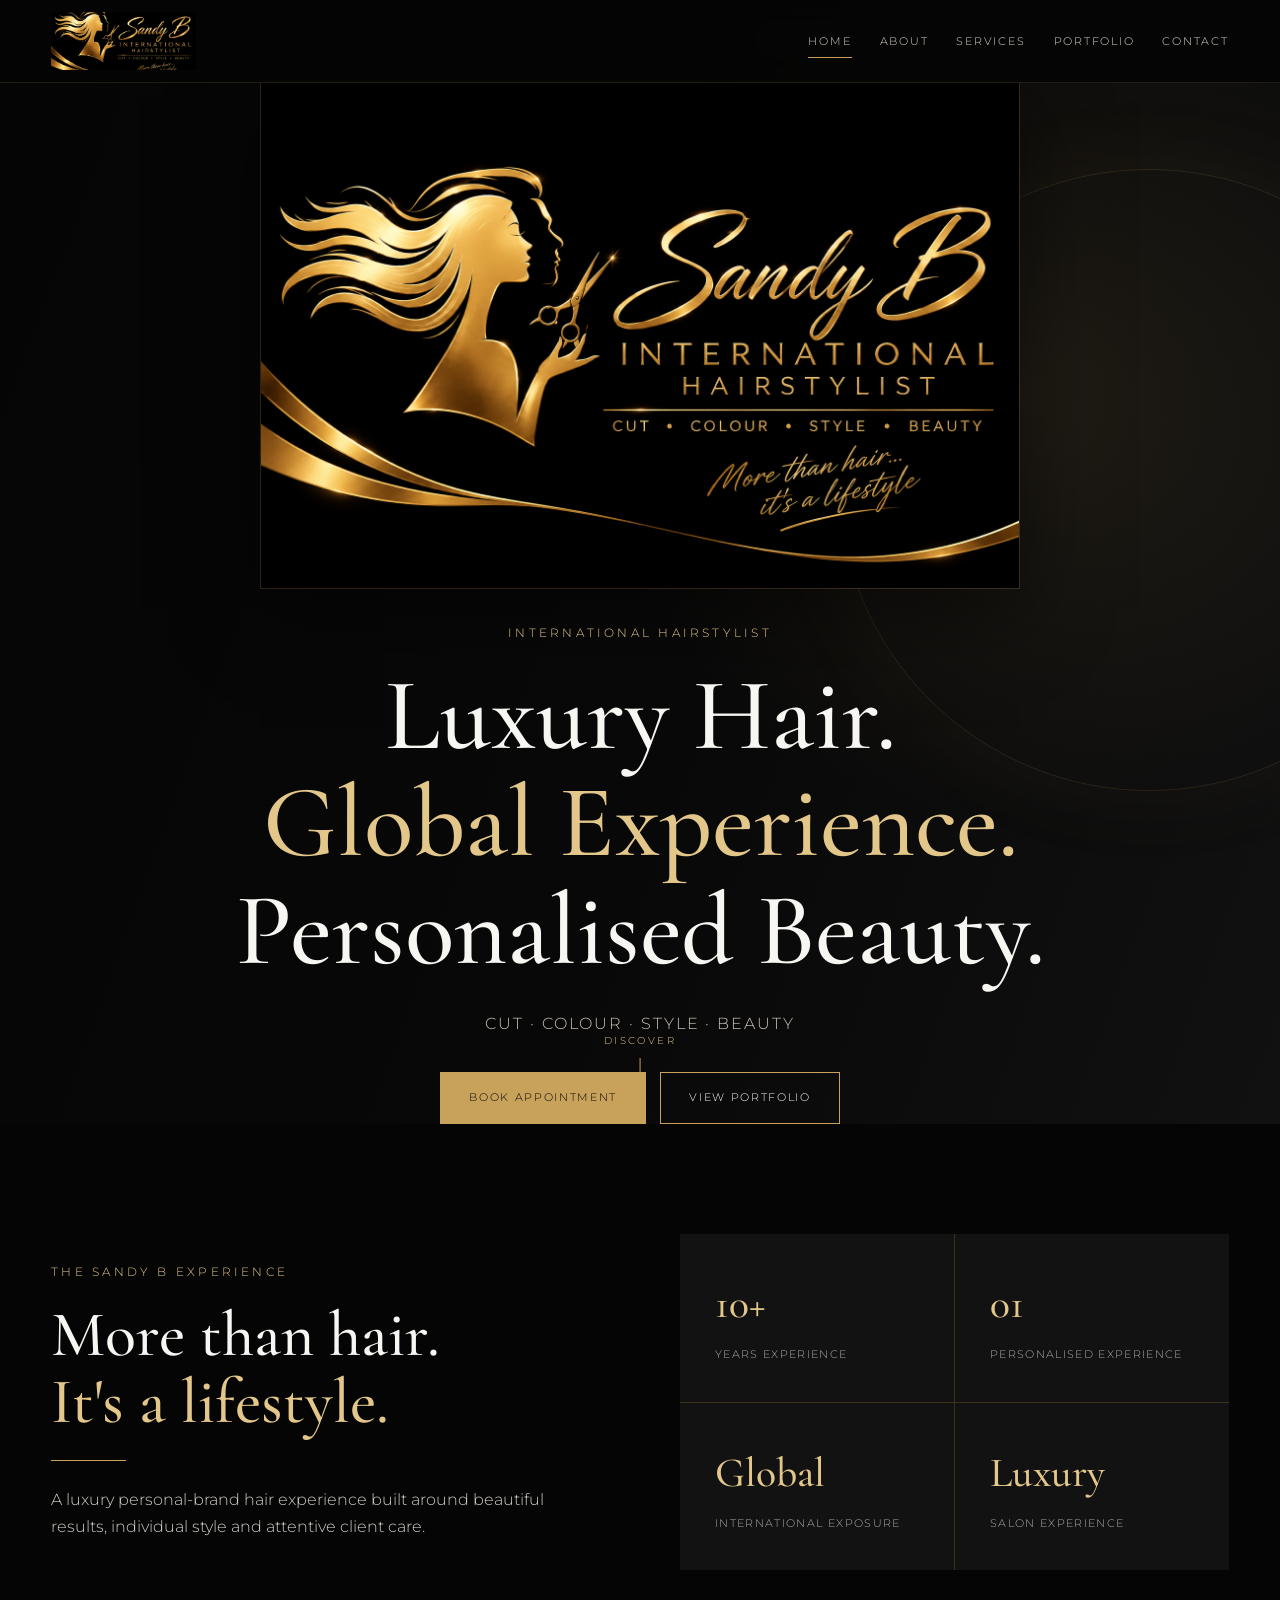
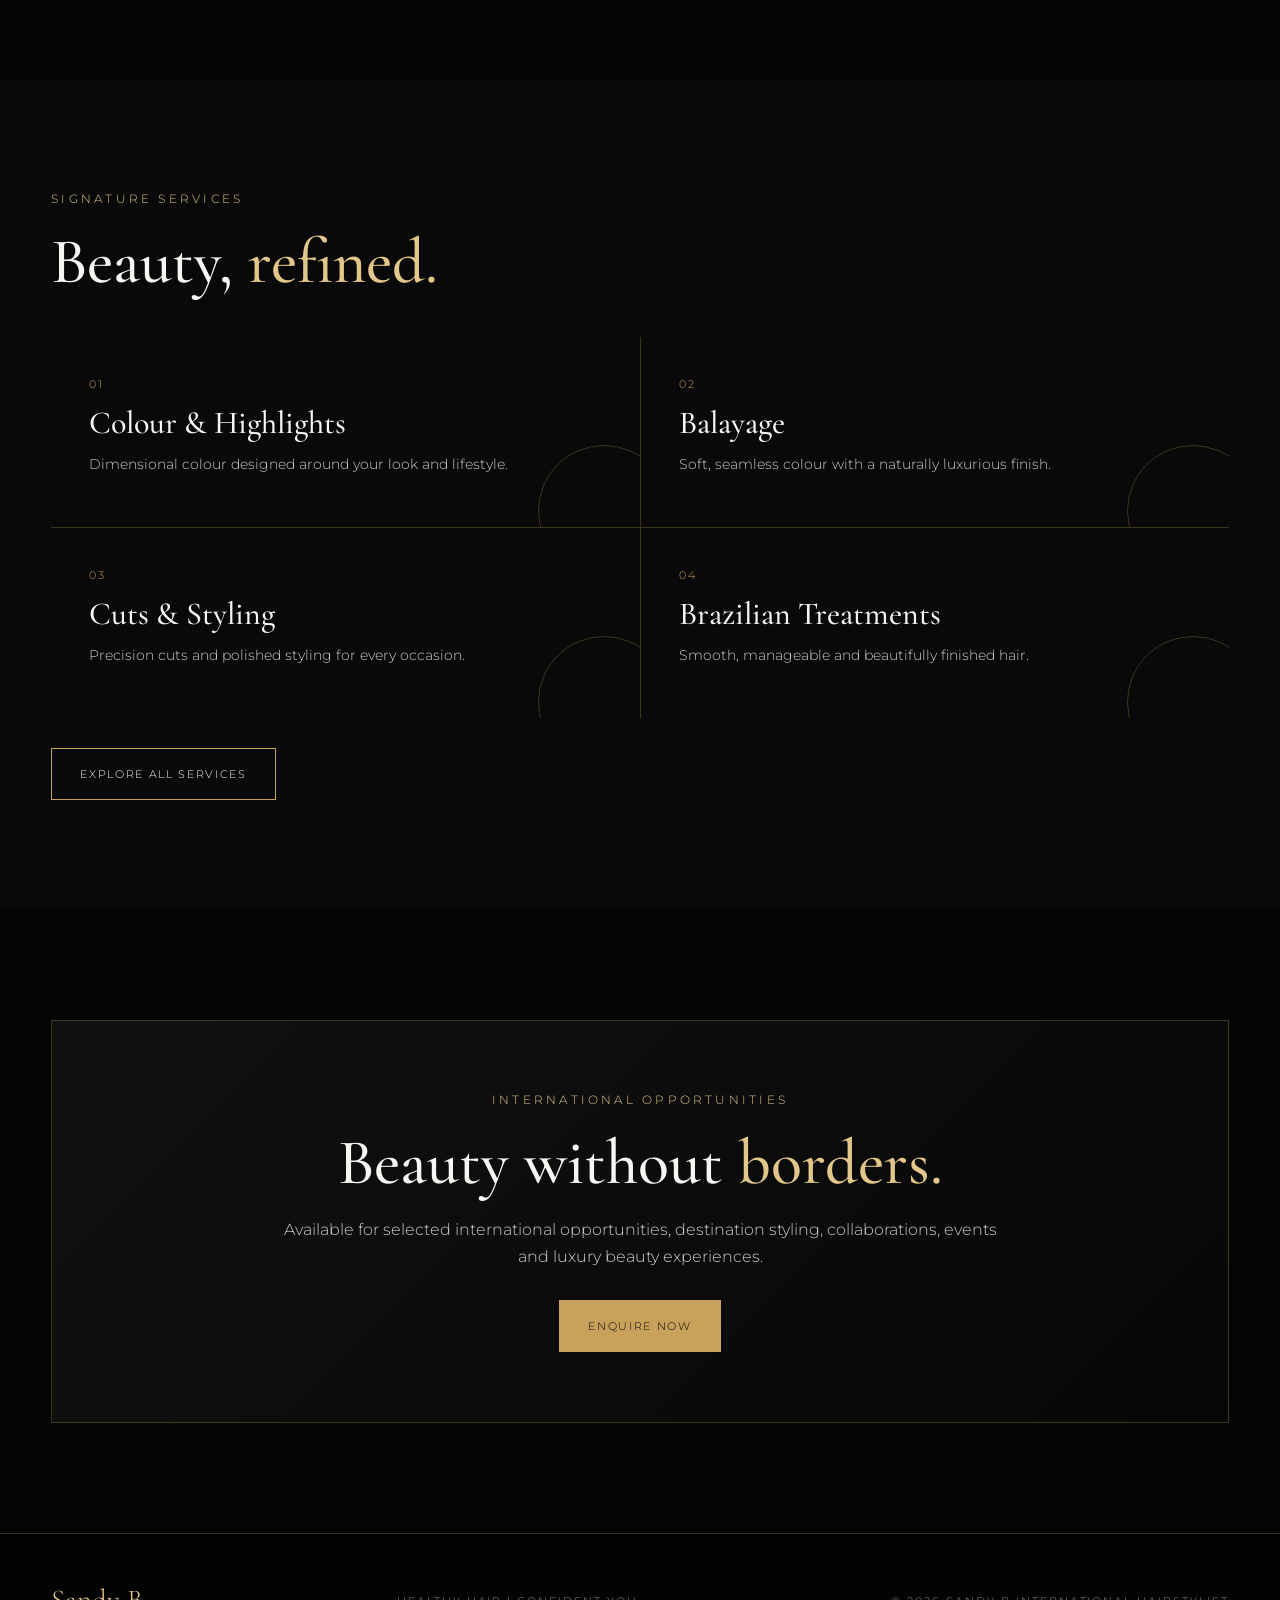
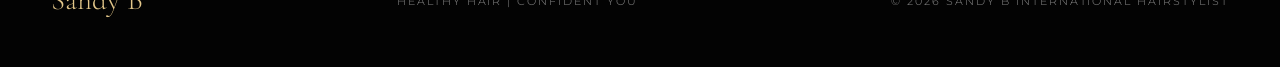
<file: index.html>
<!DOCTYPE html>
<html lang="en">
<head>
<meta charset="UTF-8">
<meta name="viewport" content="width=device-width, initial-scale=1.0">
<meta name="description" content="Sandy B International Hairstylist — luxury hair, global experience and personalised beauty.">
<title>Luxury Hair | Sandy B International Hairstylist</title>
<link rel="icon" type="image/png" href="images/favicon.png">
<link rel="stylesheet" href="css/style.css">
</head>
<body>

<nav class="nav">
  <div class="container nav-inner">
    <a href="index.html"><img class="nav-logo" src="images/sandy-b-logo.png" alt="Sandy B International Hairstylist"></a>
    <button class="menu-btn" aria-label="Open menu">☰</button>
    <div class="nav-links">
      <a href="index.html">Home</a>
      <a href="about.html">About</a>
      <a href="services.html">Services</a>
      <a href="portfolio.html">Portfolio</a>
      <a href="contact.html">Contact</a>
    </div>
  </div>
</nav>


<main>
<section class="hero">
  <div class="hero-content reveal">
    <img class="hero-logo" src="images/sandy-b-logo.png" alt="Sandy B International Hairstylist logo">
    <div class="eyebrow">International Hairstylist</div>
    <h1>Luxury Hair.<br><span class="gold">Global Experience.</span><br>Personalised Beauty.</h1>
    <p class="hero-sub">Cut · Colour · Style · Beauty</p>
    <div class="actions">
      <a class="btn gold-btn" href="contact.html">Book Appointment</a>
      <a class="btn ghost" href="portfolio.html">View Portfolio</a>
    </div>
  </div>
  <div class="scroll">Discover</div>
</section>

<section class="section">
  <div class="container intro-grid">
    <div class="reveal">
      <div class="eyebrow">The Sandy B Experience</div>
      <h2>More than hair.<br><span class="gold">It's a lifestyle.</span></h2>
      <div class="rule"></div>
      <p>A luxury personal-brand hair experience built around beautiful results, individual style and attentive client care.</p>
    </div>
    <div class="stat-grid reveal">
      <div class="stat"><strong>10+</strong><span>Years Experience</span></div>
      <div class="stat"><strong>01</strong><span>Personalised Experience</span></div>
      <div class="stat"><strong>Global</strong><span>International Exposure</span></div>
      <div class="stat"><strong>Luxury</strong><span>Salon Experience</span></div>
    </div>
  </div>
</section>

<section class="section" style="background:#090909">
  <div class="container reveal">
    <div class="eyebrow">Signature Services</div>
    <h2>Beauty, <span class="gold">refined.</span></h2>
    <div class="service-grid" style="margin-top:42px">
      <article class="service"><div class="num">01</div><h3>Colour & Highlights</h3><p>Dimensional colour designed around your look and lifestyle.</p></article>
      <article class="service"><div class="num">02</div><h3>Balayage</h3><p>Soft, seamless colour with a naturally luxurious finish.</p></article>
      <article class="service"><div class="num">03</div><h3>Cuts & Styling</h3><p>Precision cuts and polished styling for every occasion.</p></article>
      <article class="service"><div class="num">04</div><h3>Brazilian Treatments</h3><p>Smooth, manageable and beautifully finished hair.</p></article>
    </div>
    <div style="margin-top:30px"><a class="btn ghost" href="services.html">Explore All Services</a></div>
  </div>
</section>

<section class="section">
  <div class="container feature reveal">
    <div class="eyebrow">International Opportunities</div>
    <h2>Beauty without <span class="gold">borders.</span></h2>
    <p>Available for selected international opportunities, destination styling, collaborations, events and luxury beauty experiences.</p>
    <a class="btn gold-btn" href="contact.html">Enquire Now</a>
  </div>
</section>
</main>


<footer>
  <div class="container footer-inner">
    <div class="footer-brand">Sandy B</div>
    <div class="footer-tag">Healthy Hair | Confident You</div>
    <div class="footer-tag">© 2026 Sandy B International Hairstylist</div>
  </div>
</footer>

<script src="js/script.js"></script>
</body>
</html>
</file>
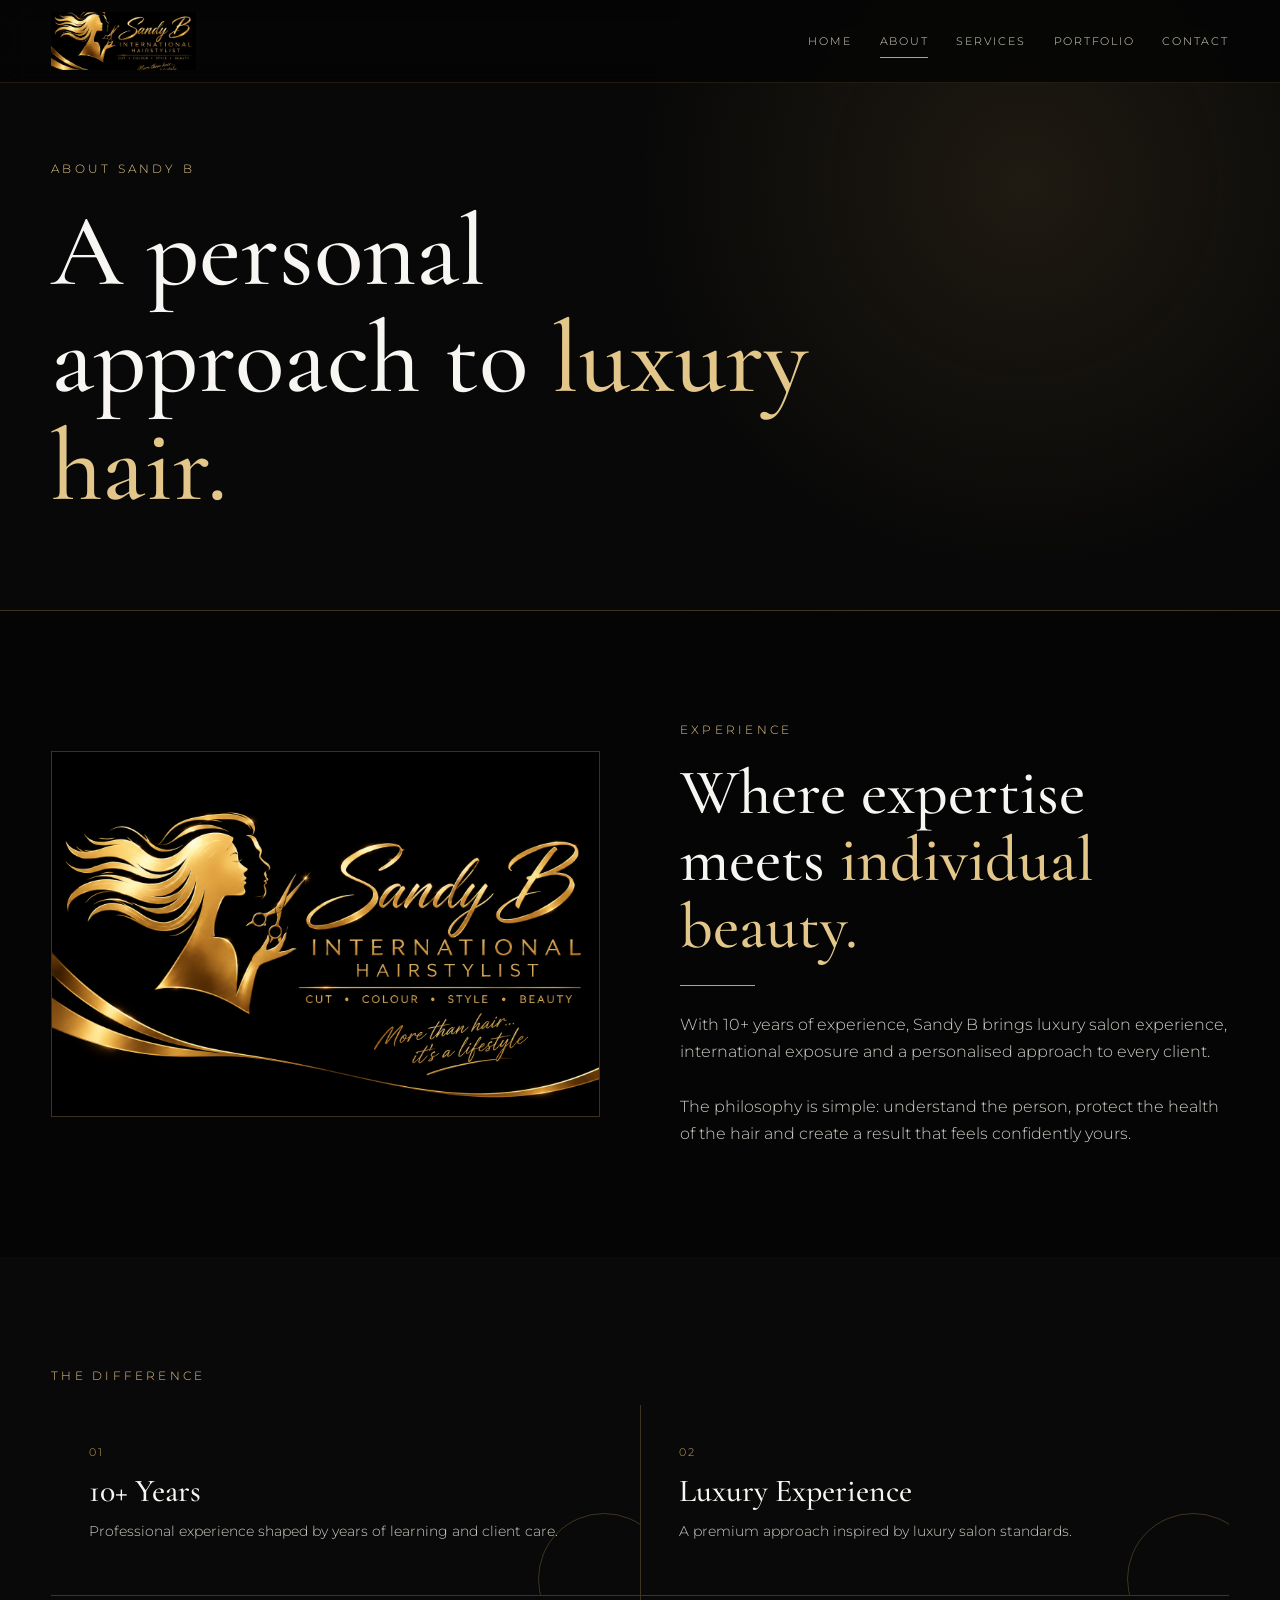
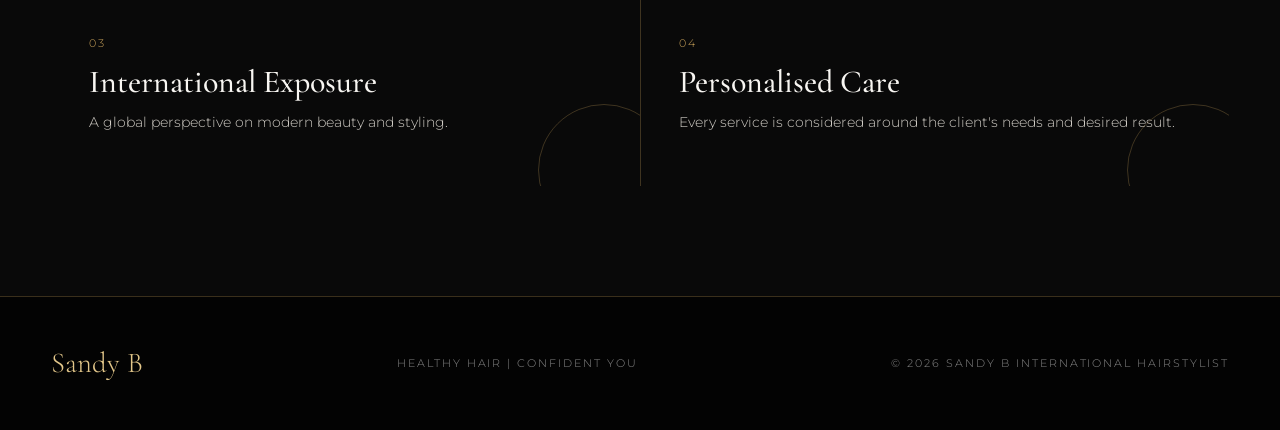
<file: about.html>
<!DOCTYPE html>
<html lang="en">
<head>
<meta charset="UTF-8">
<meta name="viewport" content="width=device-width, initial-scale=1.0">
<meta name="description" content="Sandy B International Hairstylist — luxury hair, global experience and personalised beauty.">
<title>About | Sandy B International Hairstylist</title>
<link rel="icon" type="image/png" href="images/favicon.png">
<link rel="stylesheet" href="css/style.css">
</head>
<body>

<nav class="nav">
  <div class="container nav-inner">
    <a href="index.html"><img class="nav-logo" src="images/sandy-b-logo.png" alt="Sandy B International Hairstylist"></a>
    <button class="menu-btn" aria-label="Open menu">☰</button>
    <div class="nav-links">
      <a href="index.html">Home</a>
      <a href="about.html">About</a>
      <a href="services.html">Services</a>
      <a href="portfolio.html">Portfolio</a>
      <a href="contact.html">Contact</a>
    </div>
  </div>
</nav>


<main>
<section class="page-hero">
  <div class="container reveal">
    <div class="eyebrow">About Sandy B</div>
    <h1>A personal approach to <span class="gold">luxury hair.</span></h1>
  </div>
</section>
<section class="section">
  <div class="container intro-grid">
    <div class="reveal">
      <img src="images/sandy-b-logo.png" alt="Sandy B International Hairstylist" style="border:1px solid var(--line)">
    </div>
    <div class="reveal">
      <div class="eyebrow">Experience</div>
      <h2>Where expertise meets <span class="gold">individual beauty.</span></h2>
      <div class="rule"></div>
      <p>With 10+ years of experience, Sandy B brings luxury salon experience, international exposure and a personalised approach to every client.</p>
      <br>
      <p>The philosophy is simple: understand the person, protect the health of the hair and create a result that feels confidently yours.</p>
    </div>
  </div>
</section>
<section class="section" style="background:#090909">
  <div class="container reveal">
    <div class="eyebrow">The Difference</div>
    <div class="service-grid">
      <article class="service"><div class="num">01</div><h3>10+ Years</h3><p>Professional experience shaped by years of learning and client care.</p></article>
      <article class="service"><div class="num">02</div><h3>Luxury Experience</h3><p>A premium approach inspired by luxury salon standards.</p></article>
      <article class="service"><div class="num">03</div><h3>International Exposure</h3><p>A global perspective on modern beauty and styling.</p></article>
      <article class="service"><div class="num">04</div><h3>Personalised Care</h3><p>Every service is considered around the client's needs and desired result.</p></article>
    </div>
  </div>
</section>
</main>


<footer>
  <div class="container footer-inner">
    <div class="footer-brand">Sandy B</div>
    <div class="footer-tag">Healthy Hair | Confident You</div>
    <div class="footer-tag">© 2026 Sandy B International Hairstylist</div>
  </div>
</footer>

<script src="js/script.js"></script>
</body>
</html>
</file>
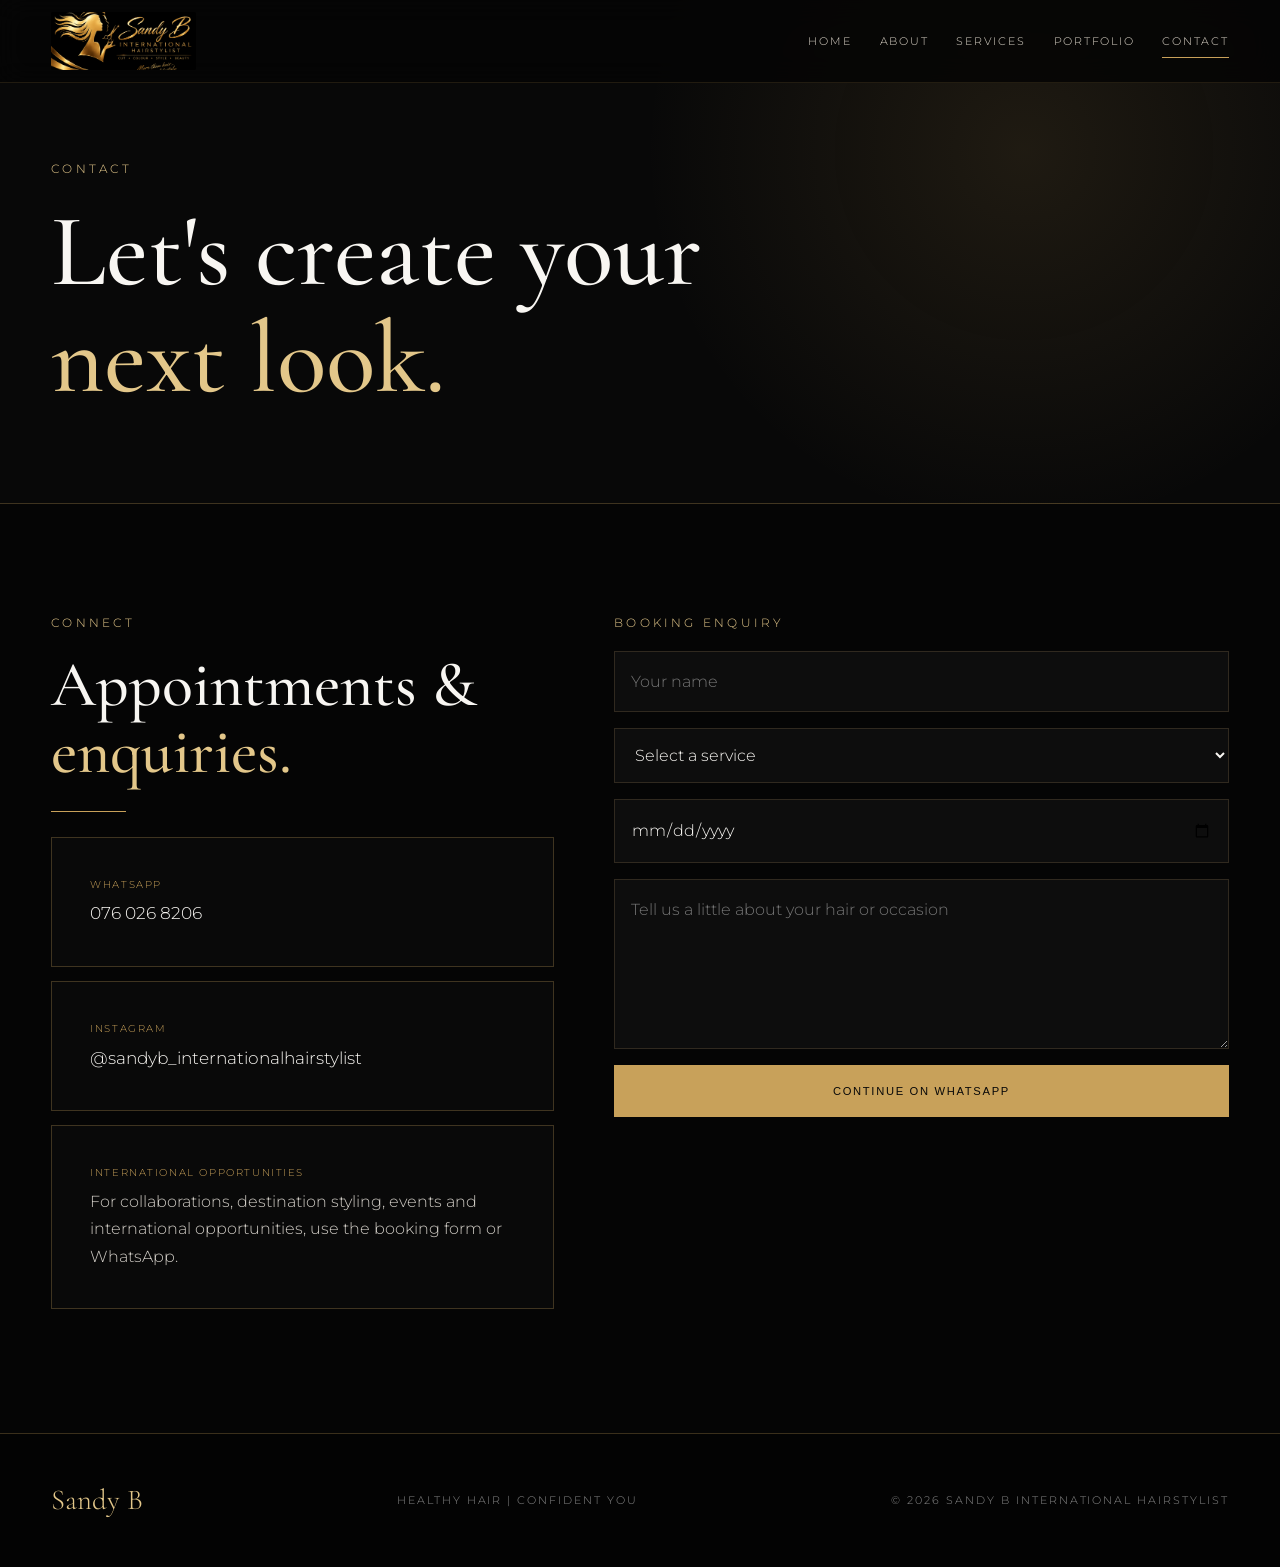
<file: contact.html>
<!DOCTYPE html>
<html lang="en">
<head>
<meta charset="UTF-8">
<meta name="viewport" content="width=device-width, initial-scale=1.0">
<meta name="description" content="Sandy B International Hairstylist — luxury hair, global experience and personalised beauty.">
<title>Contact | Sandy B International Hairstylist</title>
<link rel="icon" type="image/png" href="images/favicon.png">
<link rel="stylesheet" href="css/style.css">
</head>
<body>

<nav class="nav">
  <div class="container nav-inner">
    <a href="index.html"><img class="nav-logo" src="images/sandy-b-logo.png" alt="Sandy B International Hairstylist"></a>
    <button class="menu-btn" aria-label="Open menu">☰</button>
    <div class="nav-links">
      <a href="index.html">Home</a>
      <a href="about.html">About</a>
      <a href="services.html">Services</a>
      <a href="portfolio.html">Portfolio</a>
      <a href="contact.html">Contact</a>
    </div>
  </div>
</nav>


<main>
<section class="page-hero">
  <div class="container reveal">
    <div class="eyebrow">Contact</div>
    <h1>Let's create your <span class="gold">next look.</span></h1>
  </div>
</section>
<section class="section">
  <div class="container contact-grid">
    <div class="reveal">
      <div class="eyebrow">Connect</div>
      <h2>Appointments & <span class="gold">enquiries.</span></h2>
      <div class="rule"></div>
      <div class="contact-card">
        <small>WhatsApp</small>
        <a href="https://wa.me/27760268206" target="_blank" rel="noopener">076 026 8206</a>
      </div>
      <div class="contact-card">
        <small>Instagram</small>
        <a href="https://www.instagram.com/sandyb_internationalhairstylist/" target="_blank" rel="noopener">@sandyb_internationalhairstylist</a>
      </div>
      <div class="contact-card">
        <small>International Opportunities</small>
        <p>For collaborations, destination styling, events and international opportunities, use the booking form or WhatsApp.</p>
      </div>
    </div>
    <div class="reveal">
      <div class="eyebrow">Booking enquiry</div>
      <form id="bookingForm">
        <input id="name" type="text" placeholder="Your name" required>
        <select id="service" required>
          <option value="">Select a service</option>
          <option>Colour & Highlights</option>
          <option>Balayage</option>
          <option>Cuts & Styling</option>
          <option>Brazilian Treatments</option>
          <option>Hair Treatments</option>
          <option>Bridal Styling</option>
          <option>Weddings</option>
          <option>Matric Farewells</option>
          <option>Engagements</option>
          <option>Mobile House Calls</option>
        </select>
        <input id="date" type="date">
        <textarea id="message" placeholder="Tell us a little about your hair or occasion"></textarea>
        <button class="btn gold-btn" type="submit">Continue on WhatsApp</button>
      </form>
    </div>
  </div>
</section>
</main>


<footer>
  <div class="container footer-inner">
    <div class="footer-brand">Sandy B</div>
    <div class="footer-tag">Healthy Hair | Confident You</div>
    <div class="footer-tag">© 2026 Sandy B International Hairstylist</div>
  </div>
</footer>

<script src="js/script.js"></script>
</body>
</html>
</file>
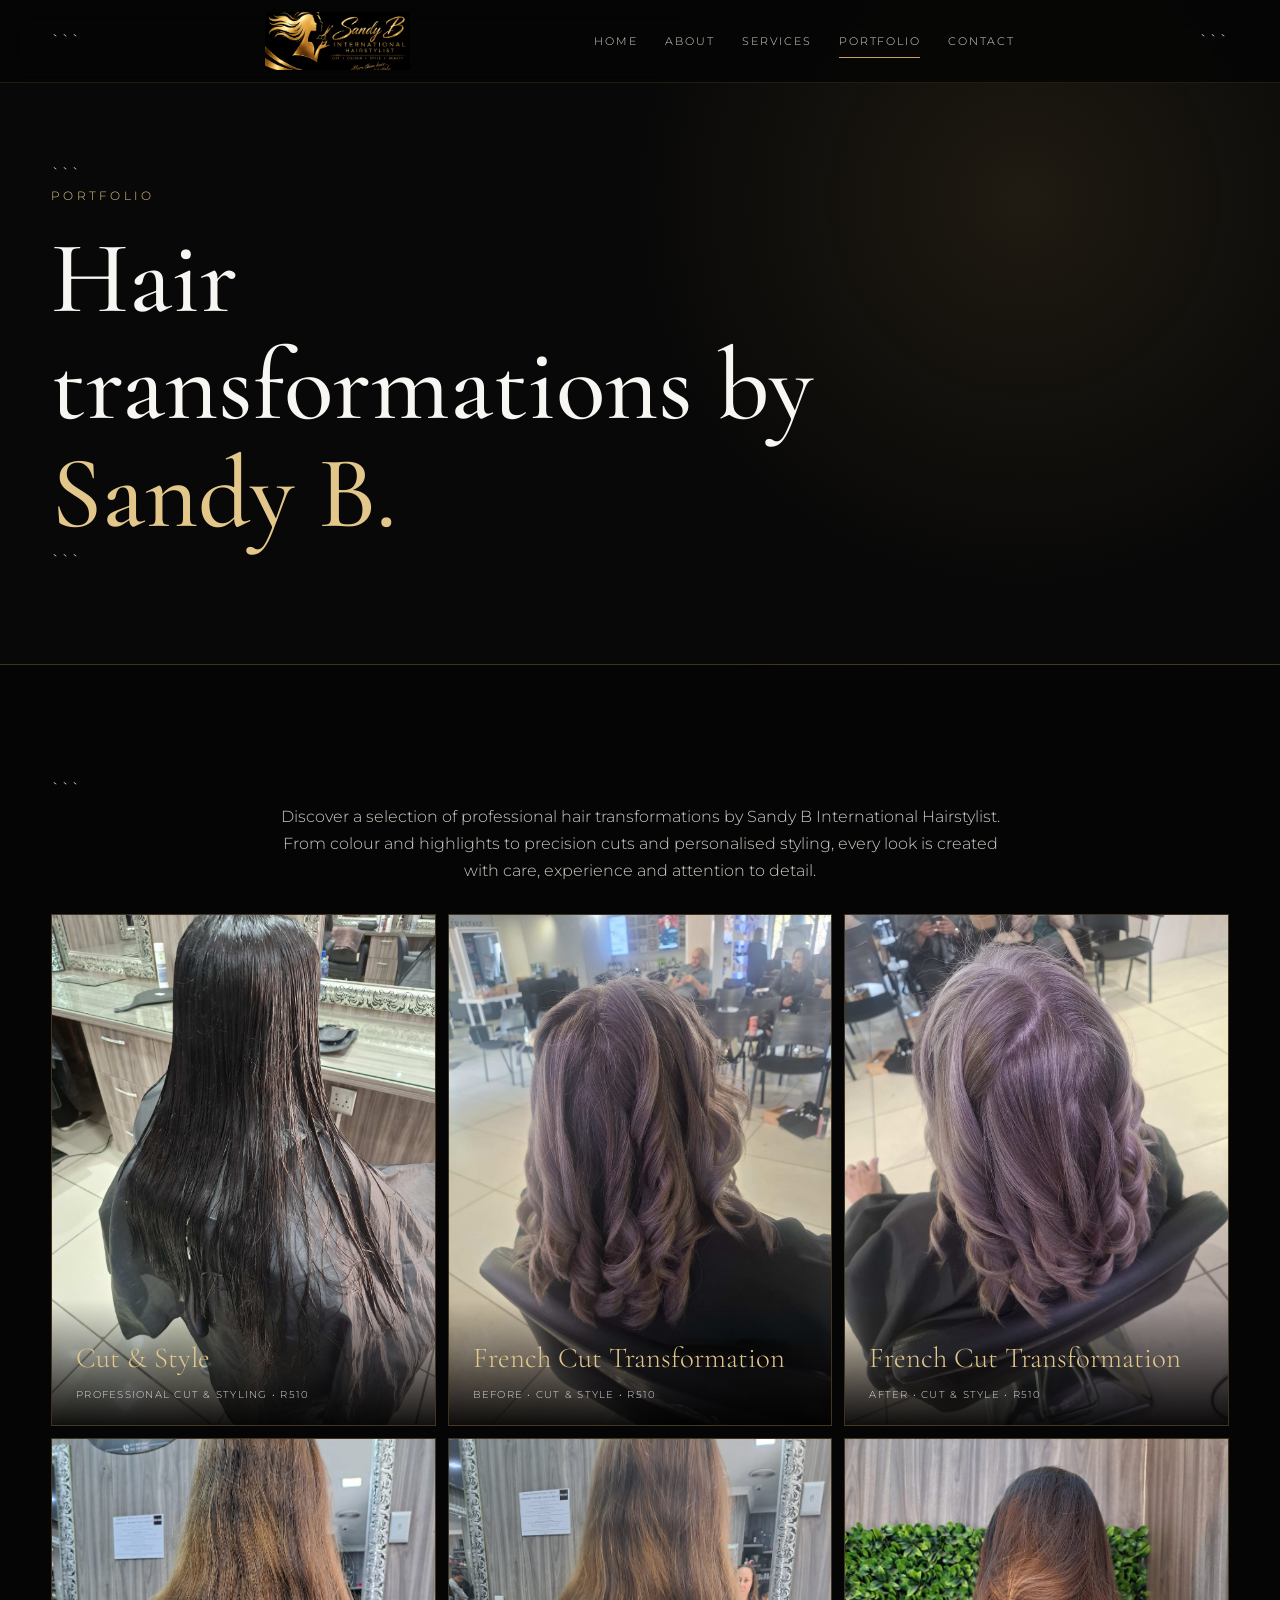
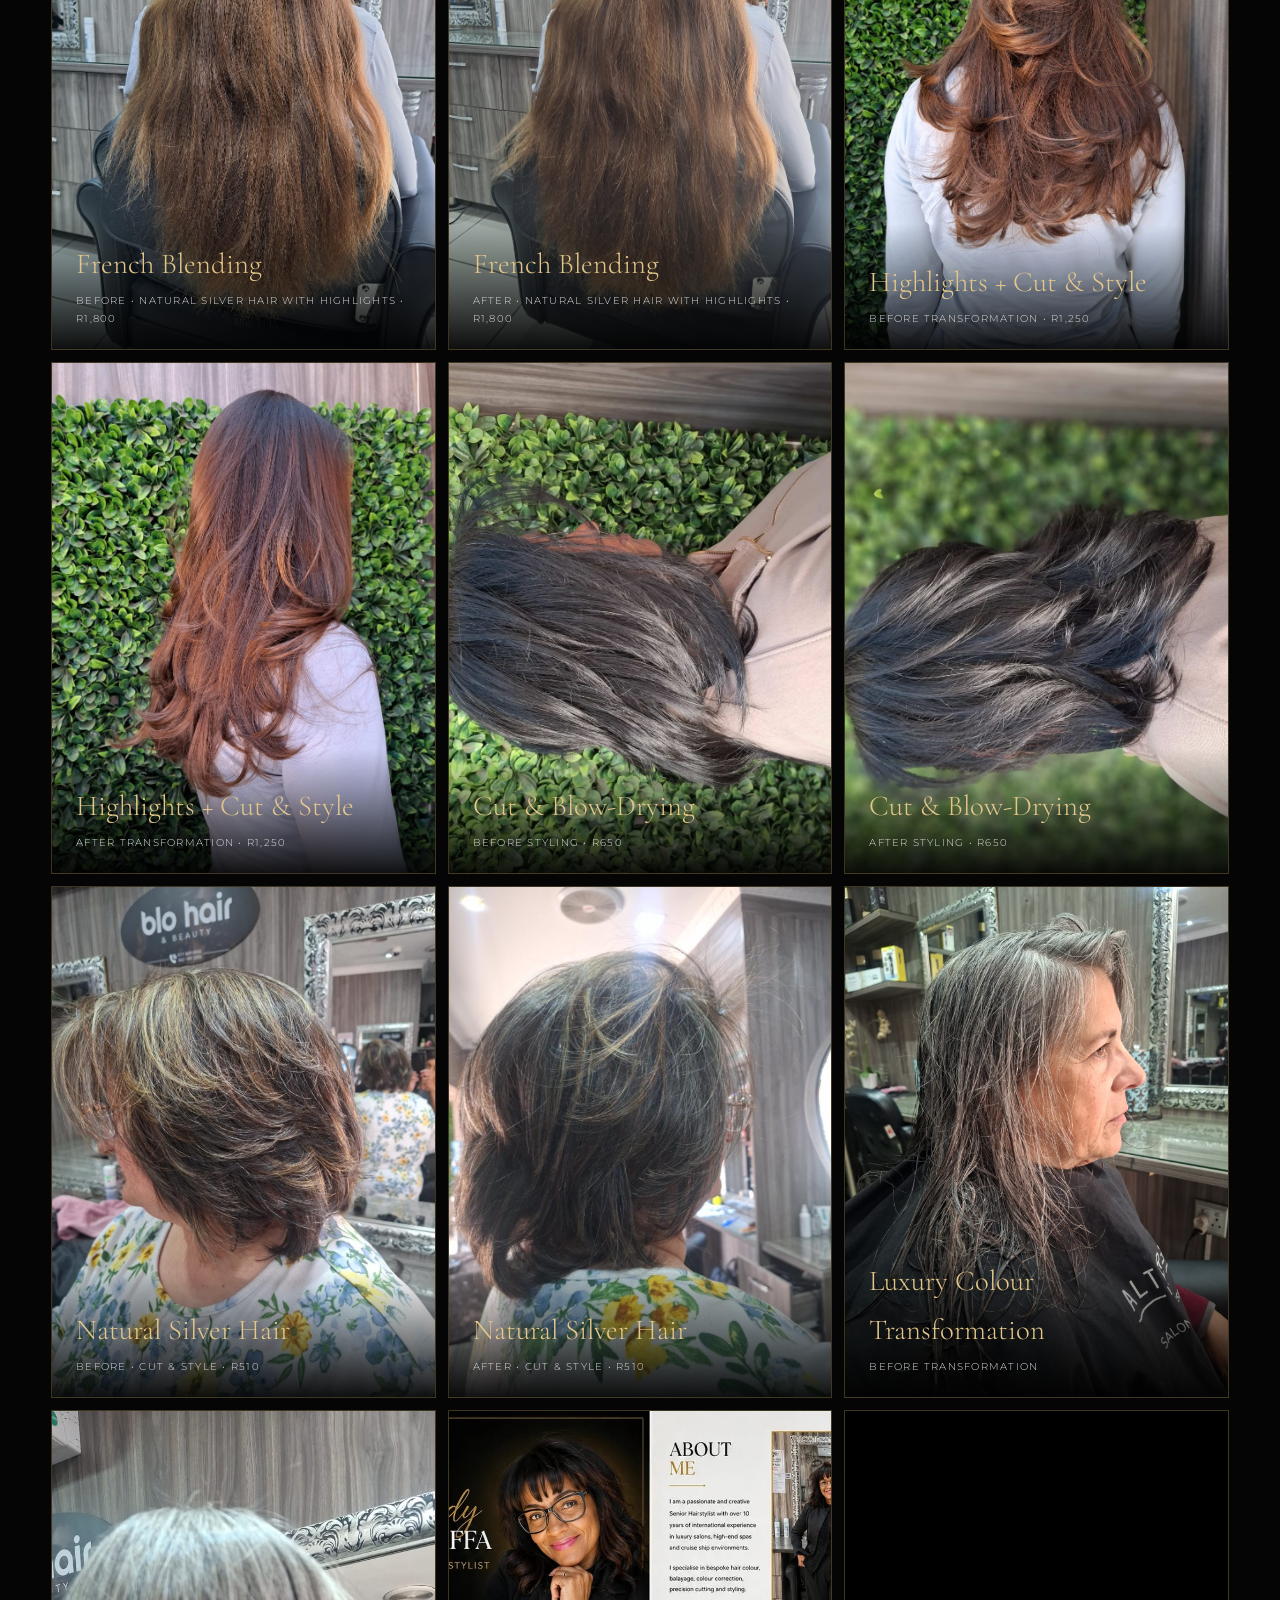
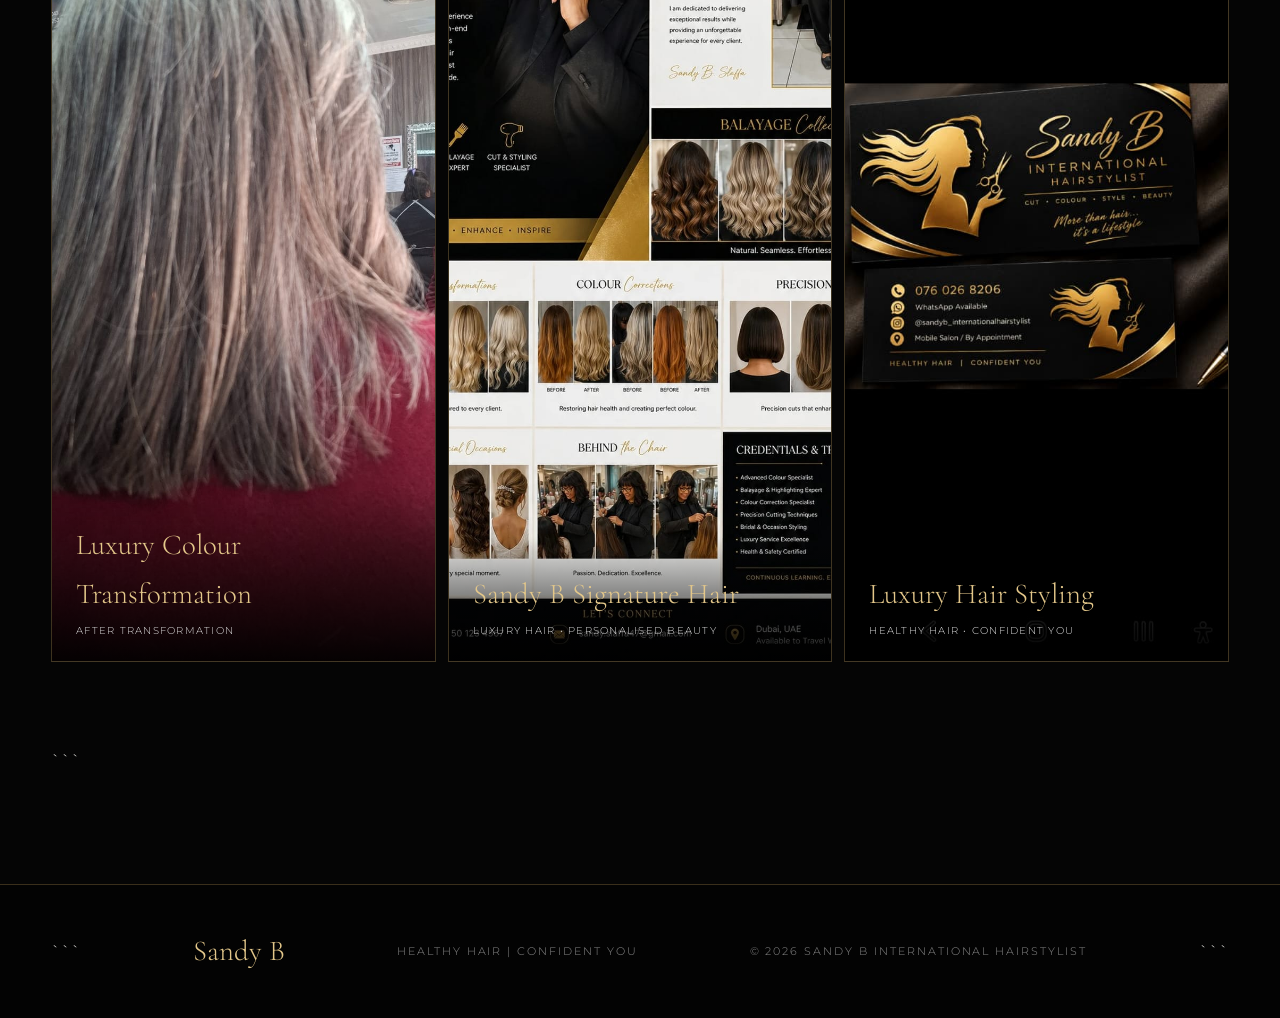
<file: portfolio.html>
<!DOCTYPE html>

<html lang="en">
<head>
<meta charset="UTF-8">
<meta name="viewport" content="width=device-width, initial-scale=1.0">
<meta name="description" content="Sandy B International Hairstylist portfolio — luxury hair transformations, colour, styling and personalised beauty.">
<title>Portfolio | Sandy B International Hairstylist</title>
<link rel="icon" type="image/png" href="images/favicon.png">
<link rel="stylesheet" href="css/style.css">
</head>

<body>

<nav class="nav">
  <div class="container nav-inner">

```
<a href="index.html">
  <img class="nav-logo" src="images/sandy-b-logo.png" alt="Sandy B International Hairstylist">
</a>

<button class="menu-btn" aria-label="Open menu">☰</button>

<div class="nav-links">
  <a href="index.html">Home</a>
  <a href="about.html">About</a>
  <a href="services.html">Services</a>
  <a href="portfolio.html">Portfolio</a>
  <a href="contact.html">Contact</a>
</div>
```

  </div>
</nav>

<main>

<section class="page-hero">

  <div class="container reveal">

```
<div class="eyebrow">Portfolio</div>

<h1>
  Hair transformations by
  <span class="gold">Sandy B.</span>
</h1>
```

  </div>

</section>

<section class="section">

  <div class="container">

```
<div class="portfolio-intro reveal">

  <p>
    Discover a selection of professional hair transformations by
    Sandy B International Hairstylist. From colour and highlights
    to precision cuts and personalised styling, every look is
    created with care, experience and attention to detail.
  </p>

</div>


<div class="portfolio-grid reveal">


  <!-- CUT & STYLE -->

  <div class="portfolio-card image-card">

    <img
      src="images/Cut and StyleR510.jpeg"
      alt="Professional cut and style by Sandy B International Hairstylist">

    <div class="portfolio-caption">

      <span>Cut & Style</span>

      <small>
        Professional Cut & Styling • R510
      </small>

    </div>

  </div>


  <!-- FRENCH CUT - BEFORE -->

  <div class="portfolio-card image-card">

    <img
      src="images/French cut_Before.jpeg"
      alt="Before French cut transformation by Sandy B">

    <div class="portfolio-caption">

      <span>French Cut Transformation</span>

      <small>
        Before • Cut & Style • R510
      </small>

    </div>

  </div>


  <!-- FRENCH CUT - AFTER -->

  <div class="portfolio-card image-card">

    <img
      src="images/French cut_ After.jpeg"
      alt="After French cut transformation by Sandy B">

    <div class="portfolio-caption">

      <span>French Cut Transformation</span>

      <small>
        After • Cut & Style • R510
      </small>

    </div>

  </div>


  <!-- HAIRSTYLE 1 - BEFORE -->

  <div class="portfolio-card image-card">

    <img
      src="images/HairStyle 1_before.jpeg"
      alt="Before French blending and natural silver hair highlights">

    <div class="portfolio-caption">

      <span>French Blending</span>

      <small>
        Before • Natural Silver Hair with Highlights • R1,800
      </small>

    </div>

  </div>


  <!-- HAIRSTYLE 1 - AFTER -->

  <div class="portfolio-card image-card">

    <img
      src="images/HairStyle 1_After.jpeg"
      alt="After French blending and natural silver hair highlights">

    <div class="portfolio-caption">

      <span>French Blending</span>

      <small>
        After • Natural Silver Hair with Highlights • R1,800
      </small>

    </div>

  </div>


  <!-- HAIRSTYLE 2 - BEFORE -->

  <div class="portfolio-card image-card">

    <img
      src="images/HairStyle 2_Before.jpeg"
      alt="Before highlights cut and style transformation">

    <div class="portfolio-caption">

      <span>Highlights + Cut & Style</span>

      <small>
        Before Transformation • R1,250
      </small>

    </div>

  </div>


  <!-- HAIRSTYLE 2 - AFTER -->

  <div class="portfolio-card image-card">

    <img
      src="images/HairStyle 2_After.jpeg"
      alt="After highlights cut and style transformation">

    <div class="portfolio-caption">

      <span>Highlights + Cut & Style</span>

      <small>
        After Transformation • R1,250
      </small>

    </div>

  </div>


  <!-- HAIRSTYLE 3 - BEFORE -->

  <div class="portfolio-card image-card">

    <img
      src="images/HairStyle 3_Before.jpeg"
      alt="Before professional cut and blow-drying">

    <div class="portfolio-caption">

      <span>Cut & Blow-Drying</span>

      <small>
        Before Styling • R650
      </small>

    </div>

  </div>


  <!-- HAIRSTYLE 3 - AFTER -->

  <div class="portfolio-card image-card">

    <img
      src="images/HairStyle 3_After.jpeg"
      alt="After professional cut and blow-drying">

    <div class="portfolio-caption">

      <span>Cut & Blow-Drying</span>

      <small>
        After Styling • R650
      </small>

    </div>

  </div>


  <!-- HAIRSTYLE 4 - BEFORE -->

  <div class="portfolio-card image-card">

    <img
      src="images/HairStyle 4_Before.jpeg"
      alt="Before natural silver hair cut and style">

    <div class="portfolio-caption">

      <span>Natural Silver Hair</span>

      <small>
        Before • Cut & Style • R510
      </small>

    </div>

  </div>


  <!-- HAIRSTYLE 4 - AFTER -->

  <div class="portfolio-card image-card">

    <img
      src="images/HairStyle 4_After.jpeg"
      alt="After natural silver hair cut and style">

    <div class="portfolio-caption">

      <span>Natural Silver Hair</span>

      <small>
        After • Cut & Style • R510
      </small>

    </div>

  </div>


  <!-- HAIRSTYLE 5 - BEFORE -->

  <div class="portfolio-card image-card">

    <img
      src="images/HairStyle 5_Before.jpeg"
      alt="Before luxury hair colour transformation by Sandy B">

    <div class="portfolio-caption">

      <span>Luxury Colour Transformation</span>

      <small>
        Before Transformation
      </small>

    </div>

  </div>


  <!-- HAIRSTYLE 5 - AFTER -->

  <div class="portfolio-card image-card">

    <img
      src="images/HairStyle 5_After.jpeg"
      alt="After luxury hair colour transformation by Sandy B">

    <div class="portfolio-caption">

      <span>Luxury Colour Transformation</span>

      <small>
        After Transformation
      </small>

    </div>

  </div>


  <!-- ADDITIONAL PORTFOLIO IMAGE -->

  <div class="portfolio-card image-card">

    <img
      src="images/Portfolio.jpeg"
      alt="Luxury hairstyling by Sandy B International Hairstylist">

    <div class="portfolio-caption">

      <span>Sandy B Signature Hair</span>

      <small>
        Luxury Hair • Personalised Beauty
      </small>

    </div>

  </div>


  <!-- ADDITIONAL HAIRSTYLE IMAGE -->

  <div class="portfolio-card image-card">

    <img
      src="images/WhatsApp Image 2026-09-17 at 13.07.49.jpeg"
      alt="Professional hairstyle by Sandy B International Hairstylist">

    <div class="portfolio-caption">

      <span>Luxury Hair Styling</span>

      <small>
        Healthy Hair • Confident You
      </small>

    </div>

  </div>


</div>


<div class="note reveal">

  Prices shown are based on the selected services and may vary depending
  on hair length, hair condition and individual styling requirements.

</div>
```

  </div>

</section>

</main>

<footer>

  <div class="container footer-inner">

```
<div class="footer-brand">
  Sandy B
</div>

<div class="footer-tag">
  Healthy Hair | Confident You
</div>

<div class="footer-tag">
  © 2026 Sandy B International Hairstylist
</div>
```

  </div>

</footer>

<script src="js/script.js"></script>

</body>
</html>
</file>
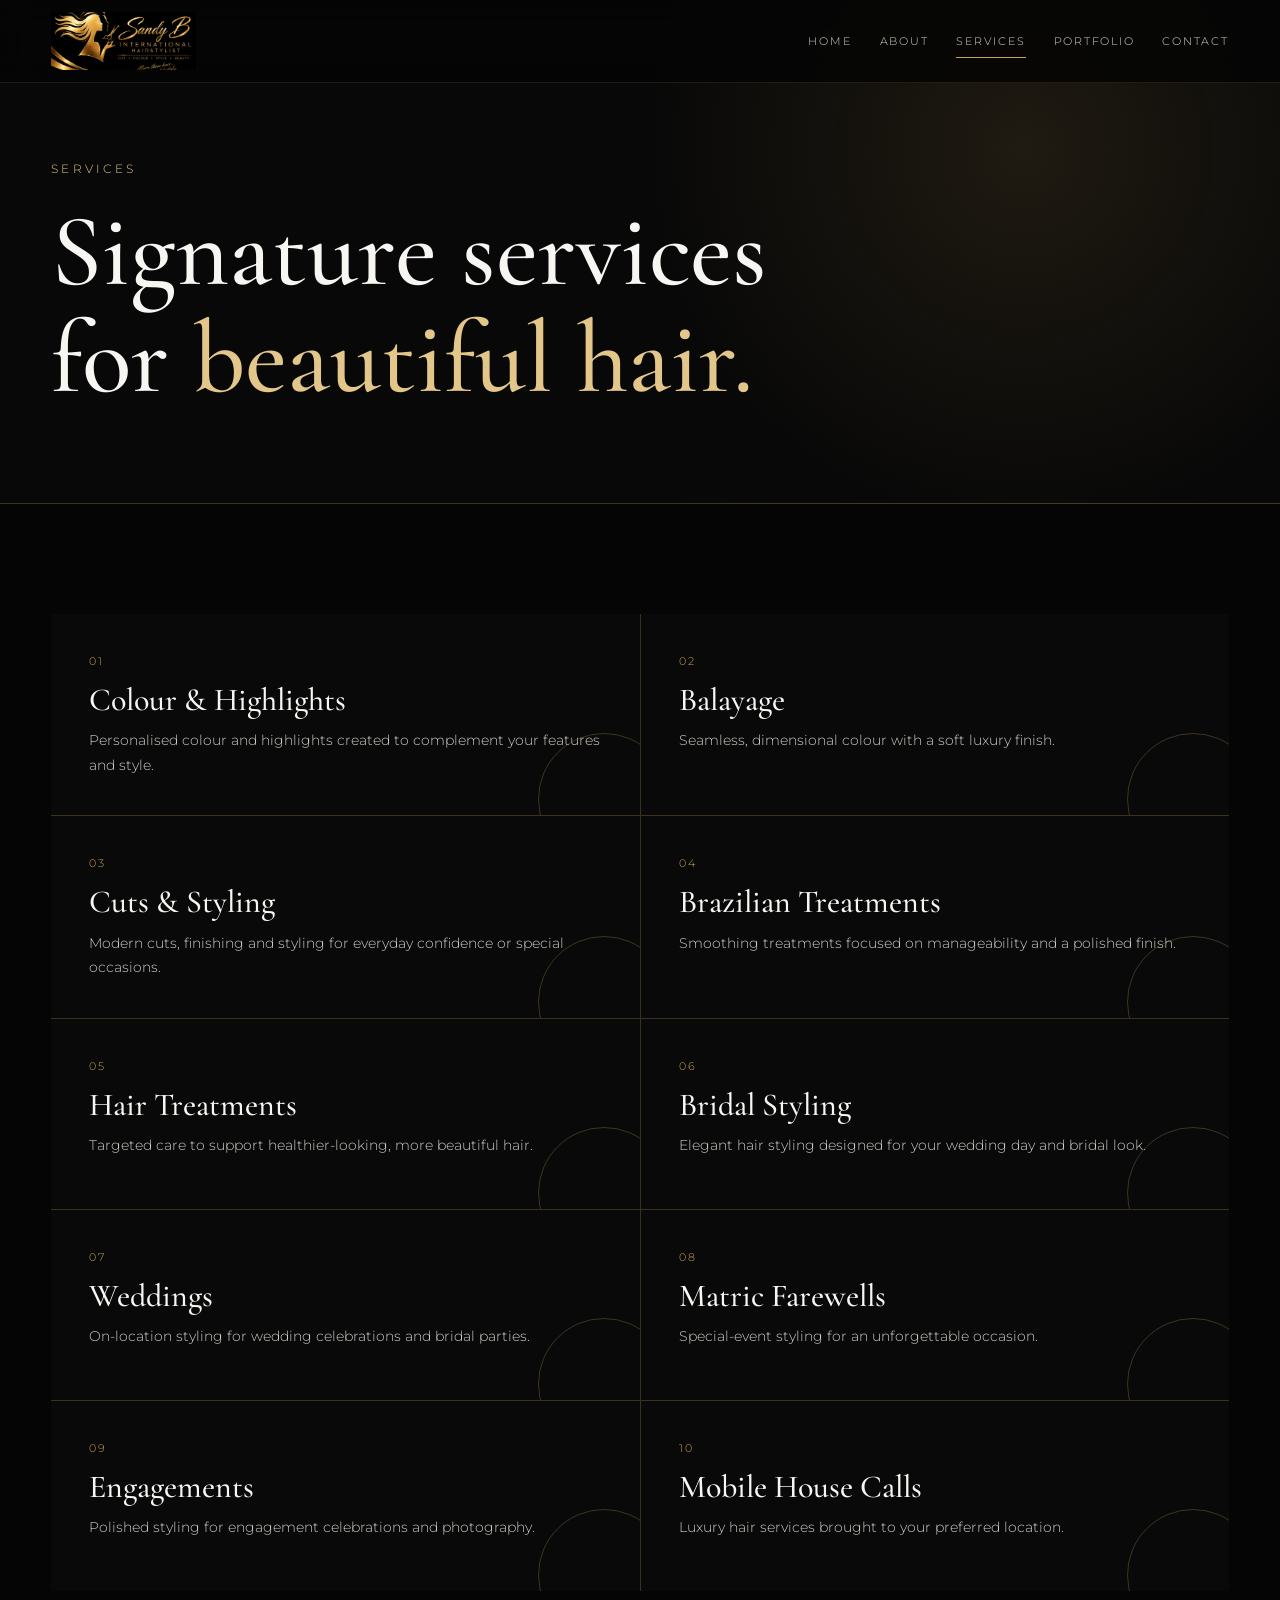
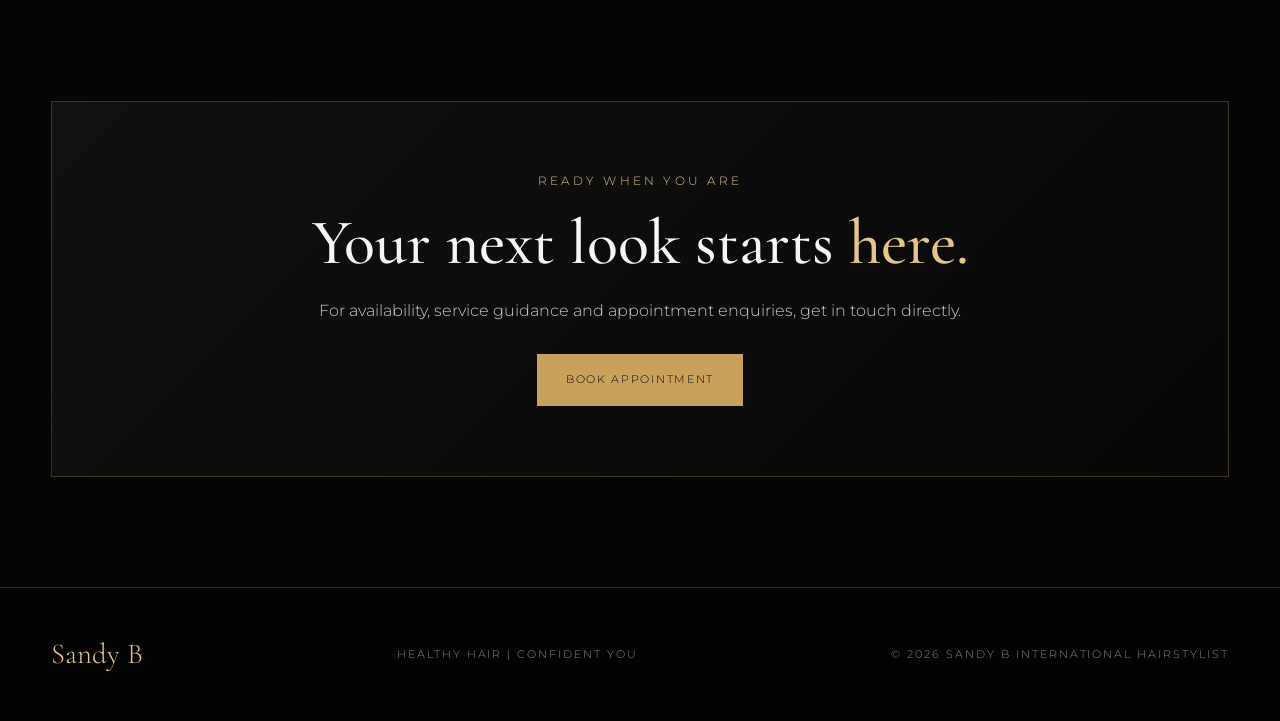
<file: services.html>
<!DOCTYPE html>
<html lang="en">
<head>
<meta charset="UTF-8">
<meta name="viewport" content="width=device-width, initial-scale=1.0">
<meta name="description" content="Sandy B International Hairstylist — luxury hair, global experience and personalised beauty.">
<title>Services | Sandy B International Hairstylist</title>
<link rel="icon" type="image/png" href="images/favicon.png">
<link rel="stylesheet" href="css/style.css">
</head>
<body>

<nav class="nav">
  <div class="container nav-inner">
    <a href="index.html"><img class="nav-logo" src="images/sandy-b-logo.png" alt="Sandy B International Hairstylist"></a>
    <button class="menu-btn" aria-label="Open menu">☰</button>
    <div class="nav-links">
      <a href="index.html">Home</a>
      <a href="about.html">About</a>
      <a href="services.html">Services</a>
      <a href="portfolio.html">Portfolio</a>
      <a href="contact.html">Contact</a>
    </div>
  </div>
</nav>


<main>
<section class="page-hero">
  <div class="container reveal">
    <div class="eyebrow">Services</div>
    <h1>Signature services for <span class="gold">beautiful hair.</span></h1>
  </div>
</section>
<section class="section">
  <div class="container reveal">
    <div class="service-grid">
      <article class="service"><div class="num">01</div><h3>Colour & Highlights</h3><p>Personalised colour and highlights created to complement your features and style.</p></article>
      <article class="service"><div class="num">02</div><h3>Balayage</h3><p>Seamless, dimensional colour with a soft luxury finish.</p></article>
      <article class="service"><div class="num">03</div><h3>Cuts & Styling</h3><p>Modern cuts, finishing and styling for everyday confidence or special occasions.</p></article>
      <article class="service"><div class="num">04</div><h3>Brazilian Treatments</h3><p>Smoothing treatments focused on manageability and a polished finish.</p></article>
      <article class="service"><div class="num">05</div><h3>Hair Treatments</h3><p>Targeted care to support healthier-looking, more beautiful hair.</p></article>
      <article class="service"><div class="num">06</div><h3>Bridal Styling</h3><p>Elegant hair styling designed for your wedding day and bridal look.</p></article>
      <article class="service"><div class="num">07</div><h3>Weddings</h3><p>On-location styling for wedding celebrations and bridal parties.</p></article>
      <article class="service"><div class="num">08</div><h3>Matric Farewells</h3><p>Special-event styling for an unforgettable occasion.</p></article>
      <article class="service"><div class="num">09</div><h3>Engagements</h3><p>Polished styling for engagement celebrations and photography.</p></article>
      <article class="service"><div class="num">10</div><h3>Mobile House Calls</h3><p>Luxury hair services brought to your preferred location.</p></article>
    </div>
  </div>
</section>
<section class="section" style="padding-top:0">
  <div class="container feature reveal">
    <div class="eyebrow">Ready when you are</div>
    <h2>Your next look starts <span class="gold">here.</span></h2>
    <p>For availability, service guidance and appointment enquiries, get in touch directly.</p>
    <a class="btn gold-btn" href="contact.html">Book Appointment</a>
  </div>
</section>
</main>


<footer>
  <div class="container footer-inner">
    <div class="footer-brand">Sandy B</div>
    <div class="footer-tag">Healthy Hair | Confident You</div>
    <div class="footer-tag">© 2026 Sandy B International Hairstylist</div>
  </div>
</footer>

<script src="js/script.js"></script>
</body>
</html>
</file>
<file: css/style.css>
@import url('https://fonts.googleapis.com/css2?family=Cormorant+Garamond:wght@400;500;600;700&family=Montserrat:wght@300;400;500;600&display=swap');

:root{
  --black:#050505;
  --black-soft:#121212;
  --gold:#C8A15A;
  --gold-light:#E3C78A;
  --cream:#F8F6F2;
  --muted:#aaa39a;
  --line:rgba(200,161,90,.28);
  --max:1200px;
}
*{box-sizing:border-box;margin:0;padding:0}
html{scroll-behavior:smooth}
body{
  background:var(--black);
  color:var(--cream);
  font-family:'Montserrat',sans-serif;
  font-weight:300;
  line-height:1.7;
}
a{color:inherit;text-decoration:none}
img{max-width:100%;display:block}
.container{width:min(92%,var(--max));margin:auto}
.gold{color:var(--gold-light)}
.section{padding:110px 0}
.eyebrow{
  color:var(--gold-light);
  letter-spacing:.28em;
  text-transform:uppercase;
  font-size:.72rem;
  margin-bottom:18px;
}
h1,h2,h3{
  font-family:'Cormorant Garamond',serif;
  font-weight:500;
  line-height:1.05;
}
h1{font-size:clamp(3.3rem,8vw,7rem)}
h2{font-size:clamp(2.6rem,5vw,4.5rem)}
h3{font-size:2rem}
p{color:#d1cdc6}
.btn{
  display:inline-flex;
  align-items:center;
  justify-content:center;
  min-height:52px;
  padding:0 28px;
  border:1px solid var(--gold);
  text-transform:uppercase;
  letter-spacing:.15em;
  font-size:.7rem;
  transition:.35s ease;
}
.btn.gold-btn{background:var(--gold);color:#090909}
.btn:hover{transform:translateY(-3px);box-shadow:0 12px 30px rgba(200,161,90,.18)}
.btn.ghost:hover{background:var(--gold);color:#090909}
.nav{
  position:fixed;
  inset:0 0 auto 0;
  z-index:1000;
  background:rgba(5,5,5,.88);
  backdrop-filter:blur(14px);
  border-bottom:1px solid rgba(200,161,90,.15);
}
.nav-inner{height:82px;display:flex;align-items:center;justify-content:space-between}
.nav-logo{
  width:145px;
  height:58px;
  object-fit:cover;
  object-position:center;
  border-radius:2px;
}
.nav-links{display:flex;gap:28px;align-items:center}
.nav-links a{
  color:#ddd6ca;
  font-size:.69rem;
  letter-spacing:.16em;
  text-transform:uppercase;
  position:relative;
}
.nav-links a:after{
  content:"";position:absolute;left:0;bottom:-8px;width:0;height:1px;background:var(--gold);
  transition:.3s;
}
.nav-links a:hover:after,.nav-links a.active:after{width:100%}
.menu-btn{display:none;background:none;border:0;color:var(--cream);font-size:1.5rem}
.hero{
  min-height:100vh;
  padding-top:82px;
  display:grid;
  place-items:center;
  position:relative;
  overflow:hidden;
  background:
    radial-gradient(circle at 80% 35%,rgba(200,161,90,.11),transparent 34%),
    linear-gradient(110deg,#050505 0%,#080808 55%,#111 100%);
}
.hero:before{
  content:"";position:absolute;width:620px;height:620px;border:1px solid rgba(200,161,90,.14);
  border-radius:50%;right:-180px;top:15%;box-shadow:0 0 100px rgba(200,161,90,.05);
}
.hero-content{text-align:center;position:relative;z-index:2;max-width:1000px}
.hero-logo{
  width:min(760px,92vw);
  margin:0 auto 35px;
  border:1px solid rgba(200,161,90,.18);
  box-shadow:0 20px 80px rgba(0,0,0,.5);
}
.hero h1{max-width:1000px;margin:auto}
.hero-sub{font-size:1rem;letter-spacing:.12em;text-transform:uppercase;color:#c9c0b4;margin:26px 0 34px}
.actions{display:flex;justify-content:center;gap:14px;flex-wrap:wrap}
.scroll{
  position:absolute;bottom:28px;left:50%;transform:translateX(-50%);
  font-size:.62rem;letter-spacing:.25em;color:var(--gold-light);text-transform:uppercase;
}
.scroll:after{content:"";display:block;width:1px;height:38px;background:var(--gold);margin:9px auto 0}
.page-hero{
  padding:160px 0 90px;
  background:radial-gradient(circle at 80% 30%,rgba(200,161,90,.12),transparent 35%),#080808;
  border-bottom:1px solid var(--line);
}
.page-hero h1{max-width:800px}
.intro-grid{display:grid;grid-template-columns:1fr 1fr;gap:80px;align-items:center}
.rule{width:75px;height:1px;background:var(--gold);margin:25px 0}
.stat-grid{display:grid;grid-template-columns:repeat(2,1fr);gap:1px;background:var(--line)}
.stat{
  background:var(--black-soft);padding:35px;
  min-height:150px;
}
.stat strong{display:block;font-family:'Cormorant Garamond';font-size:2.6rem;color:var(--gold-light);font-weight:500}
.stat span{font-size:.7rem;letter-spacing:.12em;text-transform:uppercase;color:#aaa}
.service-grid{display:grid;grid-template-columns:repeat(2,1fr);gap:1px;background:var(--line)}
.service{
  background:#090909;padding:38px;min-height:190px;transition:.35s;
  position:relative;overflow:hidden;
}
.service:before{
  content:"";position:absolute;inset:auto -30px -50px auto;width:130px;height:130px;border:1px solid var(--line);border-radius:50%;
}
.service:hover{background:#111;transform:translateY(-3px)}
.service .num{color:var(--gold);font-size:.7rem;letter-spacing:.2em}
.service h3{margin:12px 0}
.service p{font-size:.9rem}
.feature{
  background:linear-gradient(135deg,#111,#070707);
  border:1px solid var(--line);
  padding:70px;
  text-align:center;
}
.feature p{max-width:720px;margin:20px auto 30px}
.portfolio-grid{display:grid;grid-template-columns:repeat(3,1fr);gap:12px}
.portfolio-card{
  min-height:340px;
  border:1px solid var(--line);
  background:linear-gradient(135deg,#111,#070707);
  display:flex;align-items:flex-end;padding:26px;
  transition:.4s;
  position:relative;overflow:hidden;
}
.portfolio-card:hover{transform:scale(1.015);border-color:var(--gold)}
.portfolio-card span{font-family:'Cormorant Garamond';font-size:1.8rem;color:var(--gold-light)}
.image-card{padding:0;align-items:stretch}
.image-card img{width:100%;height:100%;min-height:340px;object-fit:cover;display:block;transition:transform .5s}
.image-card:hover img{transform:scale(1.03)}
.portfolio-caption{position:absolute;left:0;right:0;bottom:0;padding:34px 24px 22px;background:linear-gradient(transparent,rgba(0,0,0,.92));display:flex;flex-direction:column;gap:3px}
.portfolio-caption span{font-family:'Cormorant Garamond';font-size:1.8rem;color:var(--gold-light)}
.portfolio-caption small{color:#ddd;letter-spacing:.12em;text-transform:uppercase;font-size:.65rem}
.placeholder-card{background:
  linear-gradient(rgba(5,5,5,.65),rgba(5,5,5,.9)),
  url('../images/sandy-b-logo.png') center/cover}
.portfolio-intro{max-width:720px;margin:0 auto 30px;text-align:center;color:#aaa}
.portfolio-intro p{margin:0}
.note{
  margin-top:25px;padding:18px 20px;border-left:2px solid var(--gold);
  background:#0e0e0e;color:#aaa;font-size:.85rem;
}
.contact-grid{display:grid;grid-template-columns:.9fr 1.1fr;gap:60px}
.contact-card{border:1px solid var(--line);padding:38px;background:#090909;margin-bottom:14px}
.contact-card small{display:block;color:var(--gold);text-transform:uppercase;letter-spacing:.16em;font-size:.62rem;margin-bottom:7px}
.contact-card a{font-size:1.05rem}
form{display:grid;gap:16px}
input,textarea,select{
  width:100%;background:#0d0d0d;border:1px solid #30291f;color:var(--cream);
  padding:16px;font:inherit;outline:none;
}
input:focus,textarea:focus,select:focus{border-color:var(--gold)}
textarea{min-height:170px;resize:vertical}
footer{border-top:1px solid var(--line);padding:42px 0;background:#030303}
.footer-inner{display:flex;justify-content:space-between;gap:25px;align-items:center}
.footer-brand{font-family:'Cormorant Garamond';font-size:1.8rem;color:var(--gold-light)}
.footer-tag{font-size:.68rem;letter-spacing:.18em;text-transform:uppercase;color:#888}
.reveal{opacity:0;transform:translateY(24px);transition:opacity .8s ease,transform .8s ease}
.reveal.visible{opacity:1;transform:none}
@media(max-width:850px){
  .nav-links{
    position:absolute;top:82px;left:0;right:0;background:#070707;border-bottom:1px solid var(--line);
    display:none;flex-direction:column;padding:24px;
  }
  .nav-links.open{display:flex}
  .menu-btn{display:block}
  .intro-grid,.contact-grid{grid-template-columns:1fr;gap:40px}
  .portfolio-grid{grid-template-columns:1fr 1fr}
  .feature{padding:45px 25px}
}
@media(max-width:560px){
  .section{padding:78px 0}
  .hero-logo{width:100%}
  .portfolio-grid,.service-grid{grid-template-columns:1fr}
  .stat-grid{grid-template-columns:1fr}
  .footer-inner{flex-direction:column;text-align:center}
  .nav-logo{width:120px}
}





/* Portfolio visibility fix */
.portfolio-grid.reveal {
  opacity: 1;
  transform: none;
}

/* Keep portfolio images and captions visible */
.portfolio-grid .portfolio-card,
.portfolio-grid .portfolio-caption {
  visibility: visible;
}

.portfolio-grid .portfolio-card img {
  display: block;
  width: 100%;
  height: 100%;
  min-height: 340px;
  object-fit: cover;
}

/* Mobile portfolio layout */
@media (max-width: 560px) {
  .portfolio-grid {
    grid-template-columns: 1fr;
  }

  .portfolio-card.image-card {
    min-height: 300px;
  }

  .portfolio-grid .portfolio-card img {
    min-height: 300px;
  }
}
</file>
